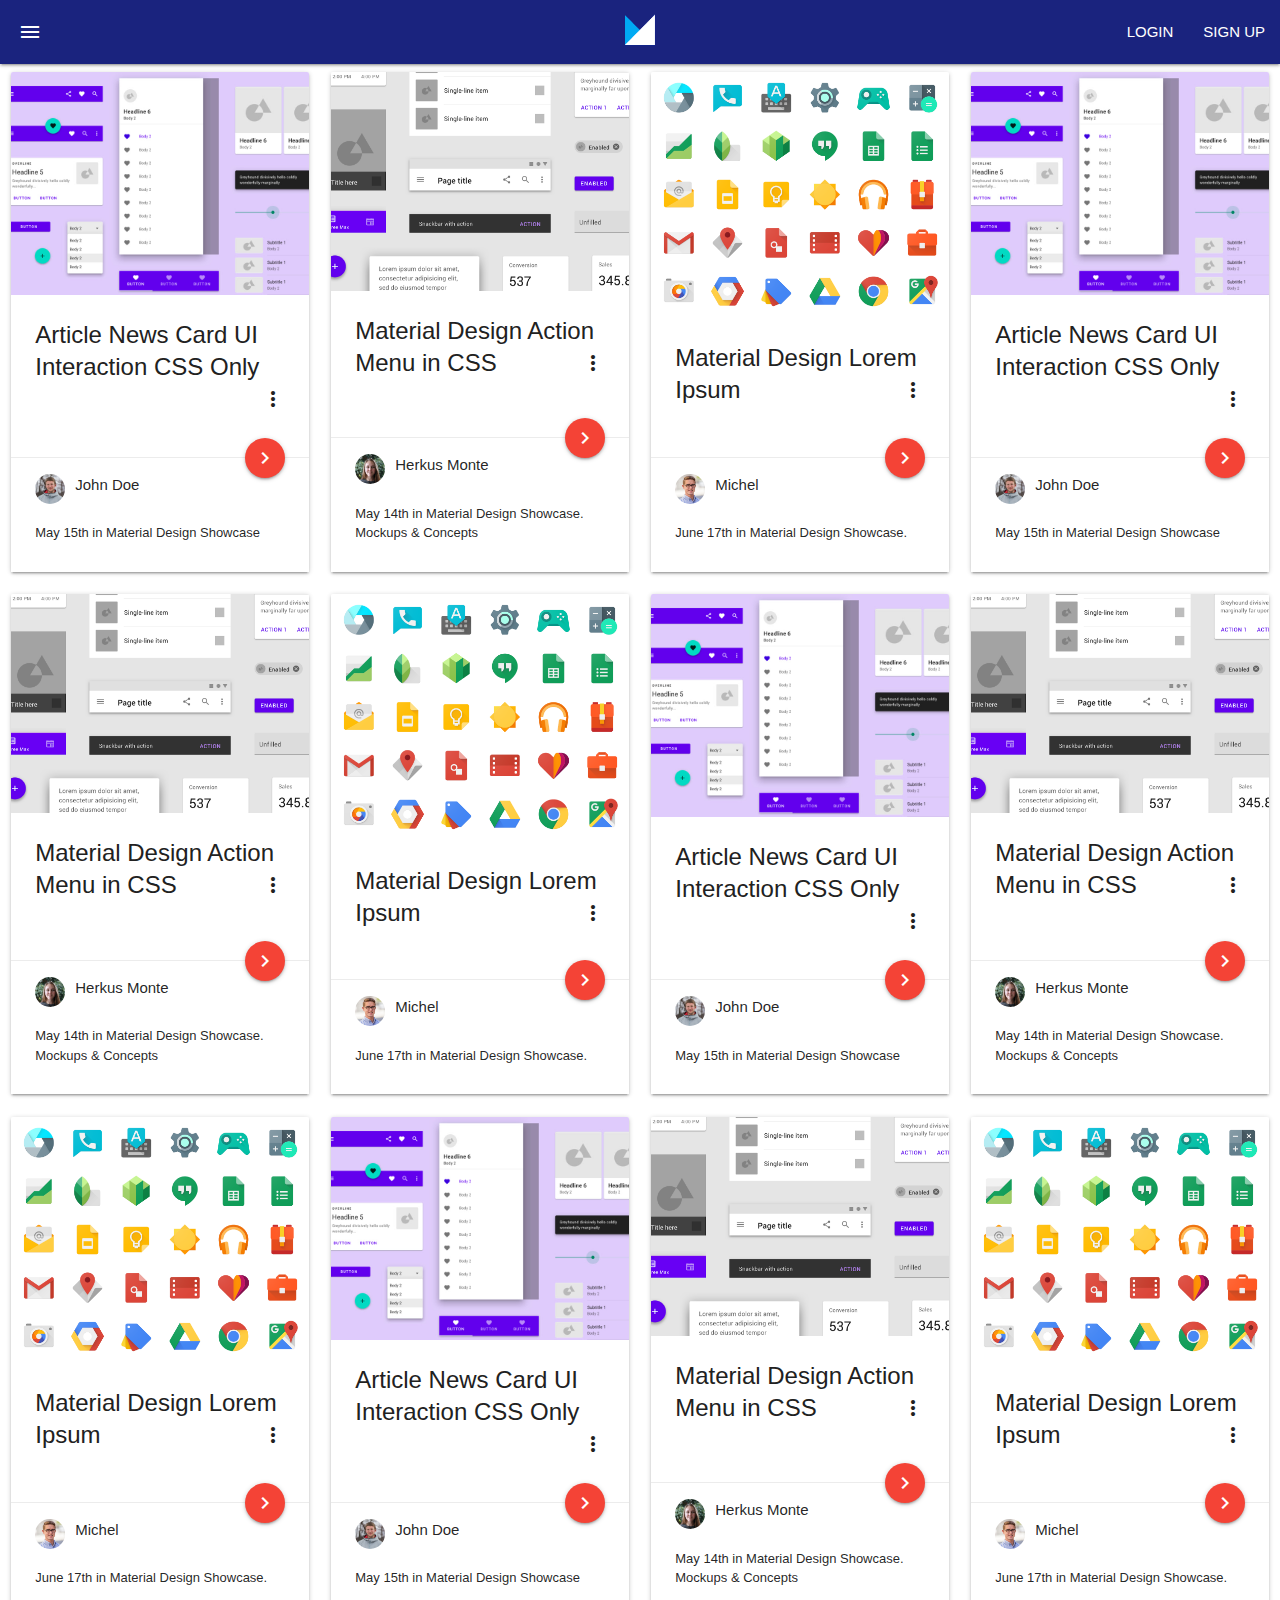
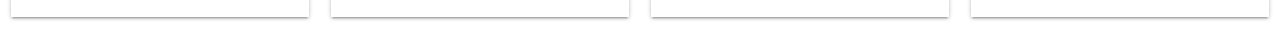
<file: index.html>
<!DOCTYPE html>
<html>
    <head>
        <!--Import Google Icon Font-->
        <link href="https://fonts.googleapis.com/icon?family=Material+Icons" rel="stylesheet">
        <!--Import materialize.css-->
        <link type="text/css" rel="stylesheet" href="css/materialize.min.css"  media="screen,projection"/>

        <!--Let browser know website is optimized for mobile-->
        <meta name="viewport" content="width=device-width, initial-scale=1.0"/>

        <link rel="stylesheet" href="css/style.css">
        <title>Material Design</title>
    </head>

    <body>
        <!-- Appbar -->
        <nav>
            <div class="nav-wrapper indigo darken-4">
                <a href="#" data-target="slide-out" class="sidenav-trigger show-on-large left"><i class="material-icons">menu</i></a>
                <a href="#" class="brand-logo center"><img src="img/logo.png" alt="MD Logo" height="60px"></a>
                <ul id="nav-mobile" class="right">
                    <li><a href="#">LOGIN</a></li>
                    <li><a href="#">SIGN UP</a></li>
                </ul>
            </div>
        </nav>

        <!-- Navigation drawer -->
        <ul id="slide-out" class="sidenav">
            <li>
                <div class="user-view">
                    <div class="background indigo darken-4">
                        <img src="img/logo.png" style="padding: 2vw;">
                    </div>
                    <a href="#!"><span class="sidenav-close"><i class="material-icons white-text">close</i></span>
                    <i class="material-icons white-text right">search</i>
                    <div style="height: 10vw;"></div>
                    <a href="#name"><span class="white-text name">Material Design</span></a>
                    <a href="#email"><span class="white-text email">Inspired by Material Design</span></a>
                </div>
            </li>
            <li><a href="#!"><i class="material-icons blue-text text-darken-4">home</i>Home</a></li>
            <li><a href="#!"><i class="material-icons blue-text text-darken-4">stars</i>Showcase</a></li>
            <li><a href="#!"><i class="material-icons blue-text text-darken-4">settings</i>Tools &amp; Resources</a></li>
            <li><a href="#!"><i class="material-icons blue-text text-darken-4">code</i>Themes &amp; Templates</a></li>
            <li><a href="#!"><i class="material-icons blue-text text-darken-4">palette</i>Mockups &amp; Concepts</a></li>
            <li><a href="#!"><i class="material-icons blue-text text-darken-4">android</i>Apps</a></li>
            <li><a href="#!"><i class="material-icons blue-text text-darken-4"><svg xmlns="http://www.w3.org/2000/svg" width="25" height="25" fill="currentColor" class="bi bi-wordpress" viewBox="0 0 16 16"> <path d="M12.633 7.653c0-.848-.305-1.435-.566-1.892l-.08-.13c-.317-.51-.594-.958-.594-1.48 0-.63.478-1.218 1.152-1.218.02 0 .039.002.058.003l.031.003A6.838 6.838 0 0 0 8 1.137 6.855 6.855 0 0 0 2.266 4.23c.16.005.313.009.442.009.717 0 1.828-.087 1.828-.087.37-.022.414.521.044.565 0 0-.371.044-.785.065l2.5 7.434 1.5-4.506-1.07-2.929c-.369-.022-.719-.065-.719-.065-.37-.022-.326-.588.043-.566 0 0 1.134.087 1.808.087.718 0 1.83-.087 1.83-.087.37-.022.413.522.043.566 0 0-.372.043-.785.065l2.48 7.377.684-2.287.054-.173c.27-.86.469-1.495.469-2.046zM1.137 8a6.864 6.864 0 0 0 3.868 6.176L1.73 5.206A6.837 6.837 0 0 0 1.137 8z"/> <path d="M6.061 14.583 8.121 8.6l2.109 5.78c.014.033.03.064.049.094a6.854 6.854 0 0 1-4.218.109zm7.96-9.876c.03.219.047.453.047.706 0 .696-.13 1.479-.522 2.458l-2.096 6.06a6.86 6.86 0 0 0 2.572-9.224z"/> <path fill-rule="evenodd" d="M0 8c0-4.411 3.589-8 8-8 4.41 0 8 3.589 8 8s-3.59 8-8 8c-4.411 0-8-3.589-8-8zm.367 0c0 4.209 3.424 7.633 7.633 7.633 4.208 0 7.632-3.424 7.632-7.633C15.632 3.79 12.208.367 8 .367 3.79.367.367 3.79.367 8z"/> </svg></i> Wordpress</a></li>
        </ul>


        <!-- Cards -->
        <div class="row">
            <div class="col s12 m4 l3">
                <div class="card large sticky-action" style="overflow: visible;">
                    <div class="card-image waves-effect waves-block waves-light">
                        <img class="activator" src="img/md01.jpg">
                    </div>
                    <div class="card-content">
                        <span class="card-title activator grey-text text-darken-4">Article News Card UI Interaction CSS Only<i class="material-icons right">more_vert</i></span>
                    </div>
                    
                    <div class="card-action">
                        <a href="detail1.html" class="btn-floating halfway-fab waves-effect waves-light red card-fab"><i class="material-icons">navigate_next</i></a>
                        <div>
                            <img class="circle" src="img/p01.jpg" height="30vw"><span class="name card-name">John Doe</span>
                        </div>
                        <p class="card-desc">
                            May 15th in Material Design Showcase
                        </p>
                    </div>
                    
                    <div class="card-reveal" style="display: none; transform: translateY(0%);">
                        <span class="card-title grey-text text-darken-4">Article News Card UI Interaction CSS Only<i class="material-icons right">close</i></span>
                        <p>Lorem ipsum dolor sit amet, consectetur adipisicing elit. Id numquam voluptates repellendus voluptas quia commodi, rem nihil earum est a eaque voluptate illum porro cumque corporis, autem ipsum tempora accusantium.</p>
                    </div>
                </div>
            </div>
            <div class="col s12 m4 l3">
                <div class="card large sticky-action" style="overflow: visible;">
                    <div class="card-image waves-effect waves-block waves-light">
                        <img class="activator" src="img/md02.png">
                    </div>
                    <div class="card-content">
                        <span class="card-title activator grey-text text-darken-4">Material Design Action Menu in CSS<i class="material-icons right">more_vert</i></span>
                    </div>
                    
                    <div class="card-action">
                        <a href="detail2.html" class="btn-floating halfway-fab waves-effect waves-light red card-fab"><i class="material-icons">navigate_next</i></a>
                        <div>
                            <img class="circle" src="img/p02.jpg" height="30vw"><span class="name card-name">Herkus Monte</span>
                        </div>
                        <p class="card-desc">
                            May 14th in Material Design Showcase. Mockups & Concepts
                        </p>
                    </div>
                    
                    <div class="card-reveal" style="display: none; transform: translateY(0%);">
                        <span class="card-title grey-text text-darken-4">Material Design Action Menu in CSS<i class="material-icons right">close</i></span>
                        <p>Lorem ipsum dolor sit amet, consectetur adipisicing elit. Id numquam voluptates repellendus voluptas quia commodi, rem nihil earum est a eaque voluptate illum porro cumque corporis, autem ipsum tempora accusantium.</p>
                    </div>
                </div>
            </div>
            <div class="col s12 m4 l3">
                <div class="card large sticky-action" style="overflow: visible;">
                    <div class="card-image waves-effect waves-block waves-light">
                        <img class="activator" src="img/md03.png">
                    </div>
                    <div class="card-content">
                        <span class="card-title activator grey-text text-darken-4">Material Design Lorem Ipsum<i class="material-icons right">more_vert</i></span>
                    </div>
                    
                    <div class="card-action">
                        <a href="detail3.html" class="btn-floating halfway-fab waves-effect waves-light red card-fab"><i class="material-icons">navigate_next</i></a>
                        <div>
                            <img class="circle" src="img/p03.jpg" height="30vw"><span class="name card-name">Michel</span>
                        </div>
                        <p class="card-desc">
                            June 17th in Material Design Showcase.
                        </p>
                    </div>
                    
                    <div class="card-reveal" style="display: none; transform: translateY(0%);">
                        <span class="card-title grey-text text-darken-4">Material Design Lorem Ipsum<i class="material-icons right">close</i></span>
                        <p>Lorem ipsum dolor sit amet, consectetur adipisicing elit. Id numquam voluptates repellendus voluptas quia commodi, rem nihil earum est a eaque voluptate illum porro cumque corporis, autem ipsum tempora accusantium.</p>
                    </div>
                </div>
            </div>
            <div class="col s12 m4 l3">
                <div class="card large sticky-action" style="overflow: visible;">
                    <div class="card-image waves-effect waves-block waves-light">
                        <img class="activator" src="img/md01.jpg">
                    </div>
                    <div class="card-content">
                        <span class="card-title activator grey-text text-darken-4">Article News Card UI Interaction CSS Only<i class="material-icons right">more_vert</i></span>
                    </div>
                    
                    <div class="card-action">
                        <a href="detail1.html" class="btn-floating halfway-fab waves-effect waves-light red card-fab"><i class="material-icons">navigate_next</i></a>
                        <div>
                            <img class="circle" src="img/p01.jpg" height="30vw"><span class="name card-name">John Doe</span>
                        </div>
                        <p class="card-desc">
                            May 15th in Material Design Showcase
                        </p>
                    </div>
                    
                    <div class="card-reveal" style="display: none; transform: translateY(0%);">
                        <span class="card-title grey-text text-darken-4">Article News Card UI Interaction CSS Only<i class="material-icons right">close</i></span>
                        <p>Lorem ipsum dolor sit amet, consectetur adipisicing elit. Id numquam voluptates repellendus voluptas quia commodi, rem nihil earum est a eaque voluptate illum porro cumque corporis, autem ipsum tempora accusantium.</p>
                    </div>
                </div>
            </div>
            <div class="col s12 m4 l3">
                <div class="card large sticky-action" style="overflow: visible;">
                    <div class="card-image waves-effect waves-block waves-light">
                        <img class="activator" src="img/md02.png">
                    </div>
                    <div class="card-content">
                        <span class="card-title activator grey-text text-darken-4">Material Design Action Menu in CSS<i class="material-icons right">more_vert</i></span>
                    </div>
                    
                    <div class="card-action">
                        <a href="detail2.html" class="btn-floating halfway-fab waves-effect waves-light red card-fab"><i class="material-icons">navigate_next</i></a>
                        <div>
                            <img class="circle" src="img/p02.jpg" height="30vw"><span class="name card-name">Herkus Monte</span>
                        </div>
                        <p class="card-desc">
                            May 14th in Material Design Showcase. Mockups & Concepts
                        </p>
                    </div>
                    
                    <div class="card-reveal" style="display: none; transform: translateY(0%);">
                        <span class="card-title grey-text text-darken-4">Material Design Action Menu in CSS<i class="material-icons right">close</i></span>
                        <p>Lorem ipsum dolor sit amet, consectetur adipisicing elit. Id numquam voluptates repellendus voluptas quia commodi, rem nihil earum est a eaque voluptate illum porro cumque corporis, autem ipsum tempora accusantium.</p>
                    </div>
                </div>
            </div>
            <div class="col s12 m4 l3">
                <div class="card large sticky-action" style="overflow: visible;">
                    <div class="card-image waves-effect waves-block waves-light">
                        <img class="activator" src="img/md03.png">
                    </div>
                    <div class="card-content">
                        <span class="card-title activator grey-text text-darken-4">Material Design Lorem Ipsum<i class="material-icons right">more_vert</i></span>
                    </div>
                    
                    <div class="card-action">
                        <a href="detail3.html" class="btn-floating halfway-fab waves-effect waves-light red card-fab"><i class="material-icons">navigate_next</i></a>
                        <div>
                            <img class="circle" src="img/p03.jpg" height="30vw"><span class="name card-name">Michel</span>
                        </div>
                        <p class="card-desc">
                            June 17th in Material Design Showcase.
                        </p>
                    </div>
                    
                    <div class="card-reveal" style="display: none; transform: translateY(0%);">
                        <span class="card-title grey-text text-darken-4">Material Design Lorem Ipsum<i class="material-icons right">close</i></span>
                        <p>Lorem ipsum dolor sit amet, consectetur adipisicing elit. Id numquam voluptates repellendus voluptas quia commodi, rem nihil earum est a eaque voluptate illum porro cumque corporis, autem ipsum tempora accusantium.</p>
                    </div>
                </div>
            </div>
            <div class="col s12 m4 l3">
                <div class="card large sticky-action" style="overflow: visible;">
                    <div class="card-image waves-effect waves-block waves-light">
                        <img class="activator" src="img/md01.jpg">
                    </div>
                    <div class="card-content">
                        <span class="card-title activator grey-text text-darken-4">Article News Card UI Interaction CSS Only<i class="material-icons right">more_vert</i></span>
                    </div>
                    
                    <div class="card-action">
                        <a href="detail1.html" class="btn-floating halfway-fab waves-effect waves-light red card-fab"><i class="material-icons">navigate_next</i></a>
                        <div>
                            <img class="circle" src="img/p01.jpg" height="30vw"><span class="name card-name">John Doe</span>
                        </div>
                        <p class="card-desc">
                            May 15th in Material Design Showcase
                        </p>
                    </div>
                    
                    <div class="card-reveal" style="display: none; transform: translateY(0%);">
                        <span class="card-title grey-text text-darken-4">Article News Card UI Interaction CSS Only<i class="material-icons right">close</i></span>
                        <p>Lorem ipsum dolor sit amet, consectetur adipisicing elit. Id numquam voluptates repellendus voluptas quia commodi, rem nihil earum est a eaque voluptate illum porro cumque corporis, autem ipsum tempora accusantium.</p>
                    </div>
                </div>
            </div>
            <div class="col s12 m4 l3">
                <div class="card large sticky-action" style="overflow: visible;">
                    <div class="card-image waves-effect waves-block waves-light">
                        <img class="activator" src="img/md02.png">
                    </div>
                    <div class="card-content">
                        <span class="card-title activator grey-text text-darken-4">Material Design Action Menu in CSS<i class="material-icons right">more_vert</i></span>
                    </div>
                    
                    <div class="card-action">
                        <a href="detail2.html" class="btn-floating halfway-fab waves-effect waves-light red card-fab"><i class="material-icons">navigate_next</i></a>
                        <div>
                            <img class="circle" src="img/p02.jpg" height="30vw"><span class="name card-name">Herkus Monte</span>
                        </div>
                        <p class="card-desc">
                            May 14th in Material Design Showcase. Mockups & Concepts
                        </p>
                    </div>
                    
                    <div class="card-reveal" style="display: none; transform: translateY(0%);">
                        <span class="card-title grey-text text-darken-4">Material Design Action Menu in CSS<i class="material-icons right">close</i></span>
                        <p>Lorem ipsum dolor sit amet, consectetur adipisicing elit. Id numquam voluptates repellendus voluptas quia commodi, rem nihil earum est a eaque voluptate illum porro cumque corporis, autem ipsum tempora accusantium.</p>
                    </div>
                </div>
            </div>
            <div class="col s12 m4 l3">
                <div class="card large sticky-action" style="overflow: visible;">
                    <div class="card-image waves-effect waves-block waves-light">
                        <img class="activator" src="img/md03.png">
                    </div>
                    <div class="card-content">
                        <span class="card-title activator grey-text text-darken-4">Material Design Lorem Ipsum<i class="material-icons right">more_vert</i></span>
                    </div>
                    
                    <div class="card-action">
                        <a href="detail3.html" class="btn-floating halfway-fab waves-effect waves-light red card-fab"><i class="material-icons">navigate_next</i></a>
                        <div>
                            <img class="circle" src="img/p03.jpg" height="30vw"><span class="name card-name">Michel</span>
                        </div>
                        <p class="card-desc">
                            June 17th in Material Design Showcase.
                        </p>
                    </div>
                    
                    <div class="card-reveal" style="display: none; transform: translateY(0%);">
                        <span class="card-title grey-text text-darken-4">Material Design Lorem Ipsum<i class="material-icons right">close</i></span>
                        <p>Lorem ipsum dolor sit amet, consectetur adipisicing elit. Id numquam voluptates repellendus voluptas quia commodi, rem nihil earum est a eaque voluptate illum porro cumque corporis, autem ipsum tempora accusantium.</p>
                    </div>
                </div>
            </div>
            <div class="col s12 m4 l3">
                <div class="card large sticky-action" style="overflow: visible;">
                    <div class="card-image waves-effect waves-block waves-light">
                        <img class="activator" src="img/md01.jpg">
                    </div>
                    <div class="card-content">
                        <span class="card-title activator grey-text text-darken-4">Article News Card UI Interaction CSS Only<i class="material-icons right">more_vert</i></span>
                    </div>
                    
                    <div class="card-action">
                        <a href="detail1.html" class="btn-floating halfway-fab waves-effect waves-light red card-fab"><i class="material-icons">navigate_next</i></a>
                        <div>
                            <img class="circle" src="img/p01.jpg" height="30vw"><span class="name card-name">John Doe</span>
                        </div>
                        <p class="card-desc">
                            May 15th in Material Design Showcase
                        </p>
                    </div>
                    
                    <div class="card-reveal" style="display: none; transform: translateY(0%);">
                        <span class="card-title grey-text text-darken-4">Article News Card UI Interaction CSS Only<i class="material-icons right">close</i></span>
                        <p>Lorem ipsum dolor sit amet, consectetur adipisicing elit. Id numquam voluptates repellendus voluptas quia commodi, rem nihil earum est a eaque voluptate illum porro cumque corporis, autem ipsum tempora accusantium.</p>
                    </div>
                </div>
            </div>
            <div class="col s12 m4 l3">
                <div class="card large sticky-action" style="overflow: visible;">
                    <div class="card-image waves-effect waves-block waves-light">
                        <img class="activator" src="img/md02.png">
                    </div>
                    <div class="card-content">
                        <span class="card-title activator grey-text text-darken-4">Material Design Action Menu in CSS<i class="material-icons right">more_vert</i></span>
                    </div>
                    
                    <div class="card-action">
                        <a href="detail2.html" class="btn-floating halfway-fab waves-effect waves-light red card-fab"><i class="material-icons">navigate_next</i></a>
                        <div>
                            <img class="circle" src="img/p02.jpg" height="30vw"><span class="name card-name">Herkus Monte</span>
                        </div>
                        <p class="card-desc">
                            May 14th in Material Design Showcase. Mockups & Concepts
                        </p>
                    </div>
                    
                    <div class="card-reveal" style="display: none; transform: translateY(0%);">
                        <span class="card-title grey-text text-darken-4">Material Design Action Menu in CSS<i class="material-icons right">close</i></span>
                        <p>Lorem ipsum dolor sit amet, consectetur adipisicing elit. Id numquam voluptates repellendus voluptas quia commodi, rem nihil earum est a eaque voluptate illum porro cumque corporis, autem ipsum tempora accusantium.</p>
                    </div>
                </div>
            </div>
            <div class="col s12 m4 l3">
                <div class="card large sticky-action" style="overflow: visible;">
                    <div class="card-image waves-effect waves-block waves-light">
                        <img class="activator" src="img/md03.png">
                    </div>
                    <div class="card-content">
                        <span class="card-title activator grey-text text-darken-4">Material Design Lorem Ipsum<i class="material-icons right">more_vert</i></span>
                    </div>
                    
                    <div class="card-action">
                        <a href="detail3.html" class="btn-floating halfway-fab waves-effect waves-light red card-fab"><i class="material-icons">navigate_next</i></a>
                        <div>
                            <img class="circle" src="img/p03.jpg" height="30vw"><span class="name card-name">Michel</span>
                        </div>
                        <p class="card-desc">
                            June 17th in Material Design Showcase.
                        </p>
                    </div>
                    
                    <div class="card-reveal" style="display: none; transform: translateY(0%);">
                        <span class="card-title grey-text text-darken-4">Material Design Lorem Ipsum<i class="material-icons right">close</i></span>
                        <p>Lorem ipsum dolor sit amet, consectetur adipisicing elit. Id numquam voluptates repellendus voluptas quia commodi, rem nihil earum est a eaque voluptate illum porro cumque corporis, autem ipsum tempora accusantium.</p>
                    </div>
                </div>
            </div>
        </div>

        <!--JavaScript at end of body for optimized loading-->
        <script type="text/javascript" src="js/materialize.min.js"></script>
        <script src="js/app.js"></script>
    </body>
</html>
</file>
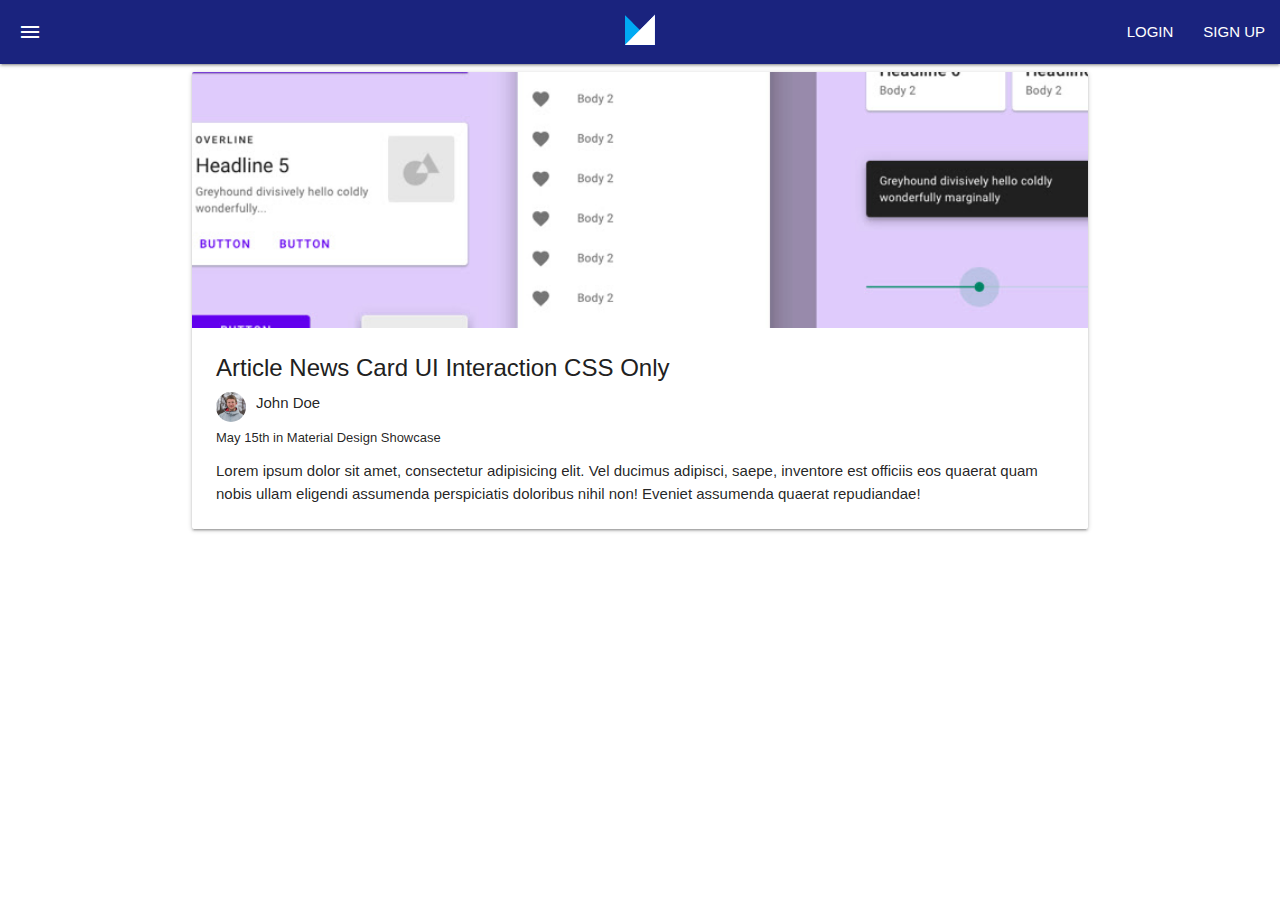
<file: detail1.html>
<!DOCTYPE html>
<html>
    <head>
        <!--Import Google Icon Font-->
        <link href="https://fonts.googleapis.com/icon?family=Material+Icons" rel="stylesheet">
        <!--Import materialize.css-->
        <link type="text/css" rel="stylesheet" href="css/materialize.min.css"  media="screen,projection"/>

        <!--Let browser know website is optimized for mobile-->
        <meta name="viewport" content="width=device-width, initial-scale=1.0"/>

        <link rel="stylesheet" href="css/style.css">
        <title>Article News Card UI Interaction CSS Only</title>
    </head>

    <body>
        <!-- Appbar -->
        <nav>
            <div class="nav-wrapper indigo darken-4">
                <a href="#" data-target="slide-out" class="sidenav-trigger show-on-large left"><i class="material-icons">menu</i></a>
                <a href="index.html" class="brand-logo center"><img src="img/logo.png" alt="MD Logo" height="60px"></a>
                <ul id="nav-mobile" class="right">
                    <li><a href="#">LOGIN</a></li>
                    <li><a href="#">SIGN UP</a></li>
                </ul>
            </div>
        </nav>

        <!-- Navigation drawer -->
        <ul id="slide-out" class="sidenav">
            <li>
                <div class="user-view">
                    <div class="background indigo darken-4">
                        <img src="img/logo.png" style="padding: 2vw;">
                    </div>
                    <a href="#!"><span class="sidenav-close"><i class="material-icons white-text">close</i></span>
                    <i class="material-icons white-text right">search</i>
                    <div style="height: 10vw;"></div>
                    <a href="#name"><span class="white-text name">Material Design</span></a>
                    <a href="#email"><span class="white-text email">Inspired by Material Design</span></a>
                </div>
            </li>
            <li><a href="index.html"><i class="material-icons blue-text text-darken-4">home</i>Home</a></li>
            <li><a href="#!"><i class="material-icons blue-text text-darken-4">stars</i>Showcase</a></li>
            <li><a href="#!"><i class="material-icons blue-text text-darken-4">settings</i>Tools &amp; Resources</a></li>
            <li><a href="#!"><i class="material-icons blue-text text-darken-4">code</i>Themes &amp; Templates</a></li>
            <li><a href="#!"><i class="material-icons blue-text text-darken-4">palette</i>Mockups &amp; Concepts</a></li>
            <li><a href="#!"><i class="material-icons blue-text text-darken-4">android</i>Apps</a></li>
            <li><a href="#!"><i class="material-icons blue-text text-darken-4"><svg xmlns="http://www.w3.org/2000/svg" width="25" height="25" fill="currentColor" class="bi bi-wordpress" viewBox="0 0 16 16"> <path d="M12.633 7.653c0-.848-.305-1.435-.566-1.892l-.08-.13c-.317-.51-.594-.958-.594-1.48 0-.63.478-1.218 1.152-1.218.02 0 .039.002.058.003l.031.003A6.838 6.838 0 0 0 8 1.137 6.855 6.855 0 0 0 2.266 4.23c.16.005.313.009.442.009.717 0 1.828-.087 1.828-.087.37-.022.414.521.044.565 0 0-.371.044-.785.065l2.5 7.434 1.5-4.506-1.07-2.929c-.369-.022-.719-.065-.719-.065-.37-.022-.326-.588.043-.566 0 0 1.134.087 1.808.087.718 0 1.83-.087 1.83-.087.37-.022.413.522.043.566 0 0-.372.043-.785.065l2.48 7.377.684-2.287.054-.173c.27-.86.469-1.495.469-2.046zM1.137 8a6.864 6.864 0 0 0 3.868 6.176L1.73 5.206A6.837 6.837 0 0 0 1.137 8z"/> <path d="M6.061 14.583 8.121 8.6l2.109 5.78c.014.033.03.064.049.094a6.854 6.854 0 0 1-4.218.109zm7.96-9.876c.03.219.047.453.047.706 0 .696-.13 1.479-.522 2.458l-2.096 6.06a6.86 6.86 0 0 0 2.572-9.224z"/> <path fill-rule="evenodd" d="M0 8c0-4.411 3.589-8 8-8 4.41 0 8 3.589 8 8s-3.59 8-8 8c-4.411 0-8-3.589-8-8zm.367 0c0 4.209 3.424 7.633 7.633 7.633 4.208 0 7.632-3.424 7.632-7.633C15.632 3.79 12.208.367 8 .367 3.79.367.367 3.79.367 8z"/> </svg></i> Wordpress</a></li>
        </ul>

        
        <div class="container">
            <div class="card">
                <div class="card-image">
                    <img src="img/md01.jpg" class="desc-card">
                </div>
                <div class="card-content">
                    <span class="card-title grey-text text-darken-4">Article News Card UI Interaction CSS Only</span>
                    <div>
                        <img class="circle" src="img/p01.jpg" height="30vw"><span class="name card-name">John Doe</span>
                    </div>
                    <p class="card-desc">
                        May 15th in Material Design Showcase
                    </p>

                    <p class="content">Lorem ipsum dolor sit amet, consectetur adipisicing elit. Vel ducimus adipisci, saepe, inventore est officiis eos quaerat quam nobis ullam eligendi assumenda perspiciatis doloribus nihil non! Eveniet assumenda quaerat repudiandae!</p>
                </div>
            </div>
        </div>

        <!--JavaScript at end of body for optimized loading-->
        <script type="text/javascript" src="js/materialize.min.js"></script>
        <script src="js/app.js"></script>
    </body>
</html>
</file>
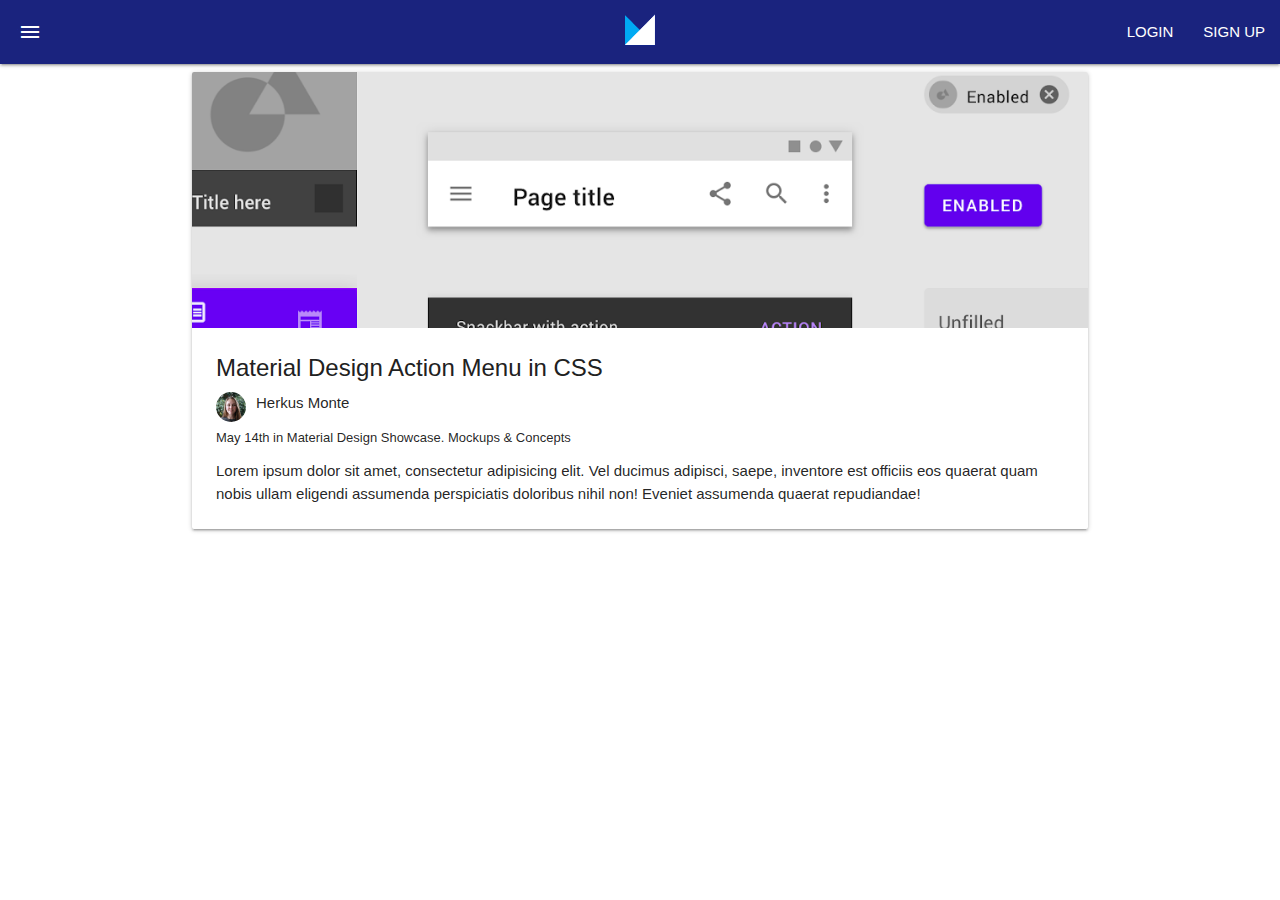
<file: detail2.html>
<!DOCTYPE html>
<html>
    <head>
        <!--Import Google Icon Font-->
        <link href="https://fonts.googleapis.com/icon?family=Material+Icons" rel="stylesheet">
        <!--Import materialize.css-->
        <link type="text/css" rel="stylesheet" href="css/materialize.min.css"  media="screen,projection"/>

        <!--Let browser know website is optimized for mobile-->
        <meta name="viewport" content="width=device-width, initial-scale=1.0"/>

        <link rel="stylesheet" href="css/style.css">
        <title>Material Design Action Menu in CSS</title>
    </head>

    <body>
        <!-- Appbar -->
        <nav>
            <div class="nav-wrapper indigo darken-4">
                <a href="#" data-target="slide-out" class="sidenav-trigger show-on-large left"><i class="material-icons">menu</i></a>
                <a href="index.html" class="brand-logo center"><img src="img/logo.png" alt="MD Logo" height="60px"></a>
                <ul id="nav-mobile" class="right">
                    <li><a href="#">LOGIN</a></li>
                    <li><a href="#">SIGN UP</a></li>
                </ul>
            </div>
        </nav>

        <!-- Navigation drawer -->
        <ul id="slide-out" class="sidenav">
            <li>
                <div class="user-view">
                    <div class="background indigo darken-4">
                        <img src="img/logo.png" style="padding: 2vw;">
                    </div>
                    <a href="#!"><span class="sidenav-close"><i class="material-icons white-text">close</i></span>
                    <i class="material-icons white-text right">search</i>
                    <div style="height: 10vw;"></div>
                    <a href="#name"><span class="white-text name">Material Design</span></a>
                    <a href="#email"><span class="white-text email">Inspired by Material Design</span></a>
                </div>
            </li>
            <li><a href="index.html"><i class="material-icons blue-text text-darken-4">home</i>Home</a></li>
            <li><a href="#!"><i class="material-icons blue-text text-darken-4">stars</i>Showcase</a></li>
            <li><a href="#!"><i class="material-icons blue-text text-darken-4">settings</i>Tools &amp; Resources</a></li>
            <li><a href="#!"><i class="material-icons blue-text text-darken-4">code</i>Themes &amp; Templates</a></li>
            <li><a href="#!"><i class="material-icons blue-text text-darken-4">palette</i>Mockups &amp; Concepts</a></li>
            <li><a href="#!"><i class="material-icons blue-text text-darken-4">android</i>Apps</a></li>
            <li><a href="#!"><i class="material-icons blue-text text-darken-4"><svg xmlns="http://www.w3.org/2000/svg" width="25" height="25" fill="currentColor" class="bi bi-wordpress" viewBox="0 0 16 16"> <path d="M12.633 7.653c0-.848-.305-1.435-.566-1.892l-.08-.13c-.317-.51-.594-.958-.594-1.48 0-.63.478-1.218 1.152-1.218.02 0 .039.002.058.003l.031.003A6.838 6.838 0 0 0 8 1.137 6.855 6.855 0 0 0 2.266 4.23c.16.005.313.009.442.009.717 0 1.828-.087 1.828-.087.37-.022.414.521.044.565 0 0-.371.044-.785.065l2.5 7.434 1.5-4.506-1.07-2.929c-.369-.022-.719-.065-.719-.065-.37-.022-.326-.588.043-.566 0 0 1.134.087 1.808.087.718 0 1.83-.087 1.83-.087.37-.022.413.522.043.566 0 0-.372.043-.785.065l2.48 7.377.684-2.287.054-.173c.27-.86.469-1.495.469-2.046zM1.137 8a6.864 6.864 0 0 0 3.868 6.176L1.73 5.206A6.837 6.837 0 0 0 1.137 8z"/> <path d="M6.061 14.583 8.121 8.6l2.109 5.78c.014.033.03.064.049.094a6.854 6.854 0 0 1-4.218.109zm7.96-9.876c.03.219.047.453.047.706 0 .696-.13 1.479-.522 2.458l-2.096 6.06a6.86 6.86 0 0 0 2.572-9.224z"/> <path fill-rule="evenodd" d="M0 8c0-4.411 3.589-8 8-8 4.41 0 8 3.589 8 8s-3.59 8-8 8c-4.411 0-8-3.589-8-8zm.367 0c0 4.209 3.424 7.633 7.633 7.633 4.208 0 7.632-3.424 7.632-7.633C15.632 3.79 12.208.367 8 .367 3.79.367.367 3.79.367 8z"/> </svg></i> Wordpress</a></li>
        </ul>

        
        <div class="container">
            <div class="card">
                <div class="card-image">
                    <img src="img/md02.png" class="desc-card">
                </div>
                <div class="card-content">
                    <span class="card-title grey-text text-darken-4">Material Design Action Menu in CSS</span>
                    <div>
                            <img class="circle" src="img/p02.jpg" height="30vw"><span class="name card-name">Herkus Monte</span>
                    </div>
                    <p class="card-desc">
                            May 14th in Material Design Showcase. Mockups & Concepts
                    </p>

                    <p class="content">Lorem ipsum dolor sit amet, consectetur adipisicing elit. Vel ducimus adipisci, saepe, inventore est officiis eos quaerat quam nobis ullam eligendi assumenda perspiciatis doloribus nihil non! Eveniet assumenda quaerat repudiandae!</p>
                </div>
            </div>
        </div>

        <!--JavaScript at end of body for optimized loading-->
        <script type="text/javascript" src="js/materialize.min.js"></script>
        <script src="js/app.js"></script>
    </body>
</html>
</file>
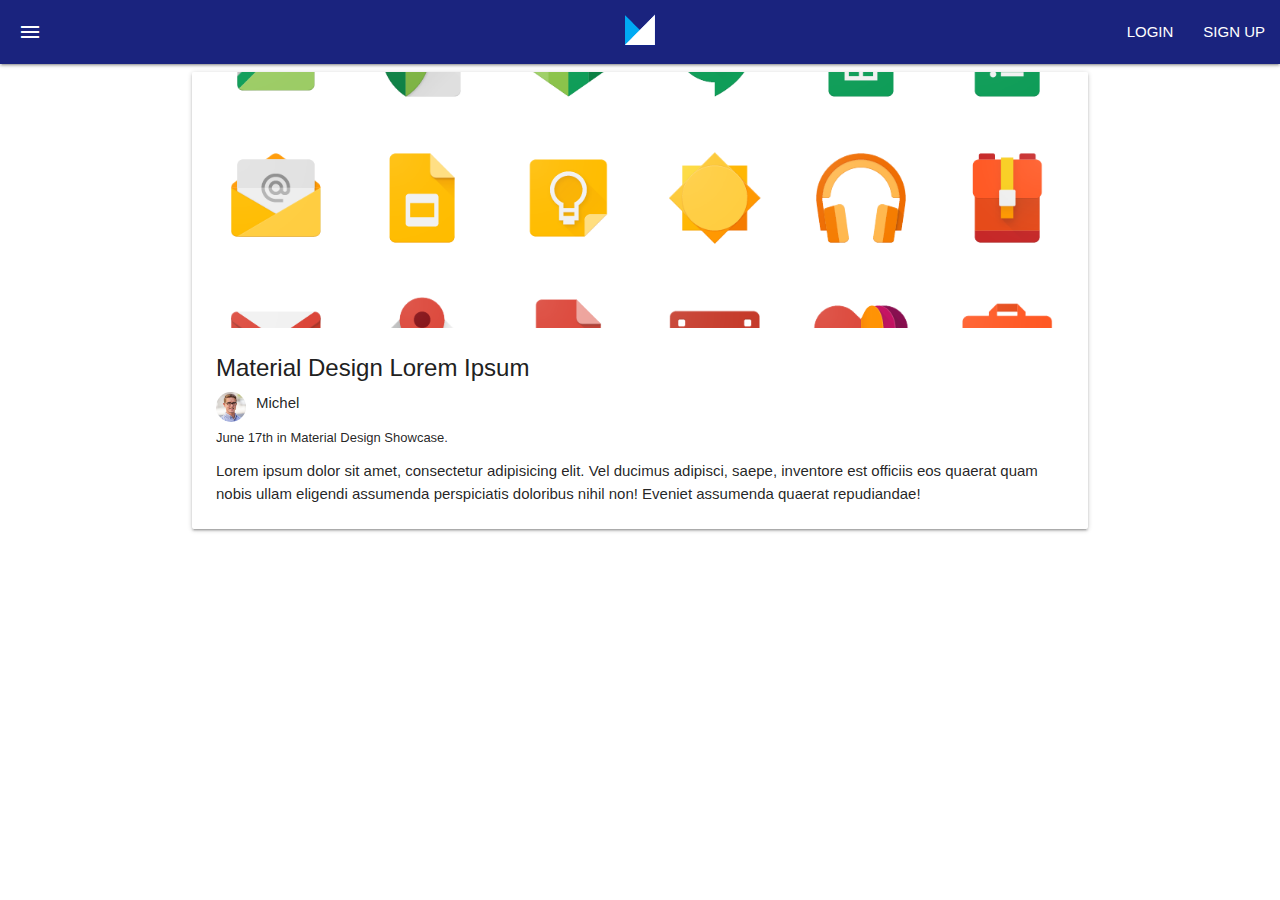
<file: detail3.html>
<!DOCTYPE html>
<html>
    <head>
        <!--Import Google Icon Font-->
        <link href="https://fonts.googleapis.com/icon?family=Material+Icons" rel="stylesheet">
        <!--Import materialize.css-->
        <link type="text/css" rel="stylesheet" href="css/materialize.min.css"  media="screen,projection"/>

        <!--Let browser know website is optimized for mobile-->
        <meta name="viewport" content="width=device-width, initial-scale=1.0"/>

        <link rel="stylesheet" href="css/style.css">
        <title>Material Design Lorem Ipsum</title>
    </head>

    <body>
        <!-- Appbar -->
        <nav>
            <div class="nav-wrapper indigo darken-4">
                <a href="#" data-target="slide-out" class="sidenav-trigger show-on-large left"><i class="material-icons">menu</i></a>
                <a href="index.html" class="brand-logo center"><img src="img/logo.png" alt="MD Logo" height="60px"></a>
                <ul id="nav-mobile" class="right">
                    <li><a href="#">LOGIN</a></li>
                    <li><a href="#">SIGN UP</a></li>
                </ul>
            </div>
        </nav>

        <!-- Navigation drawer -->
        <ul id="slide-out" class="sidenav">
            <li>
                <div class="user-view">
                    <div class="background indigo darken-4">
                        <img src="img/logo.png" style="padding: 2vw;">
                    </div>
                    <a href="#!"><span class="sidenav-close"><i class="material-icons white-text">close</i></span>
                    <i class="material-icons white-text right">search</i>
                    <div style="height: 10vw;"></div>
                    <a href="#name"><span class="white-text name">Material Design</span></a>
                    <a href="#email"><span class="white-text email">Inspired by Material Design</span></a>
                </div>
            </li>
            <li><a href="index.html"><i class="material-icons blue-text text-darken-4">home</i>Home</a></li>
            <li><a href="#!"><i class="material-icons blue-text text-darken-4">stars</i>Showcase</a></li>
            <li><a href="#!"><i class="material-icons blue-text text-darken-4">settings</i>Tools &amp; Resources</a></li>
            <li><a href="#!"><i class="material-icons blue-text text-darken-4">code</i>Themes &amp; Templates</a></li>
            <li><a href="#!"><i class="material-icons blue-text text-darken-4">palette</i>Mockups &amp; Concepts</a></li>
            <li><a href="#!"><i class="material-icons blue-text text-darken-4">android</i>Apps</a></li>
            <li><a href="#!"><i class="material-icons blue-text text-darken-4"><svg xmlns="http://www.w3.org/2000/svg" width="25" height="25" fill="currentColor" class="bi bi-wordpress" viewBox="0 0 16 16"> <path d="M12.633 7.653c0-.848-.305-1.435-.566-1.892l-.08-.13c-.317-.51-.594-.958-.594-1.48 0-.63.478-1.218 1.152-1.218.02 0 .039.002.058.003l.031.003A6.838 6.838 0 0 0 8 1.137 6.855 6.855 0 0 0 2.266 4.23c.16.005.313.009.442.009.717 0 1.828-.087 1.828-.087.37-.022.414.521.044.565 0 0-.371.044-.785.065l2.5 7.434 1.5-4.506-1.07-2.929c-.369-.022-.719-.065-.719-.065-.37-.022-.326-.588.043-.566 0 0 1.134.087 1.808.087.718 0 1.83-.087 1.83-.087.37-.022.413.522.043.566 0 0-.372.043-.785.065l2.48 7.377.684-2.287.054-.173c.27-.86.469-1.495.469-2.046zM1.137 8a6.864 6.864 0 0 0 3.868 6.176L1.73 5.206A6.837 6.837 0 0 0 1.137 8z"/> <path d="M6.061 14.583 8.121 8.6l2.109 5.78c.014.033.03.064.049.094a6.854 6.854 0 0 1-4.218.109zm7.96-9.876c.03.219.047.453.047.706 0 .696-.13 1.479-.522 2.458l-2.096 6.06a6.86 6.86 0 0 0 2.572-9.224z"/> <path fill-rule="evenodd" d="M0 8c0-4.411 3.589-8 8-8 4.41 0 8 3.589 8 8s-3.59 8-8 8c-4.411 0-8-3.589-8-8zm.367 0c0 4.209 3.424 7.633 7.633 7.633 4.208 0 7.632-3.424 7.632-7.633C15.632 3.79 12.208.367 8 .367 3.79.367.367 3.79.367 8z"/> </svg></i> Wordpress</a></li>
        </ul>

        
        <div class="container">
            <div class="card">
                <div class="card-image">
                    <img src="img/md03.png" class="desc-card">
                </div>
                <div class="card-content">
                    <span class="card-title grey-text text-darken-4">Material Design Lorem Ipsum</span>
                    <div>
                            <img class="circle" src="img/p03.jpg" height="30vw"><span class="name card-name">Michel</span>
                    </div>
                    <p class="card-desc">
                            June 17th in Material Design Showcase.
                    </p>

                    <p class="content">Lorem ipsum dolor sit amet, consectetur adipisicing elit. Vel ducimus adipisci, saepe, inventore est officiis eos quaerat quam nobis ullam eligendi assumenda perspiciatis doloribus nihil non! Eveniet assumenda quaerat repudiandae!</p>
                </div>
            </div>
        </div>

        <!--JavaScript at end of body for optimized loading-->
        <script type="text/javascript" src="js/materialize.min.js"></script>
        <script src="js/app.js"></script>
    </body>
</html>
</file>
<file: css/style.css>
.card-fab {
    position: relative;
    top: -20px;
}

.card-name {
    vertical-align: top;
    padding-left: 10px;
}

.card-desc{
    font-size: small;
}

img.desc-card {
    width: 100%;
    height: 20vw;
    object-fit: cover;
}

.content{
    padding-top: 1vw;
}
</file>
